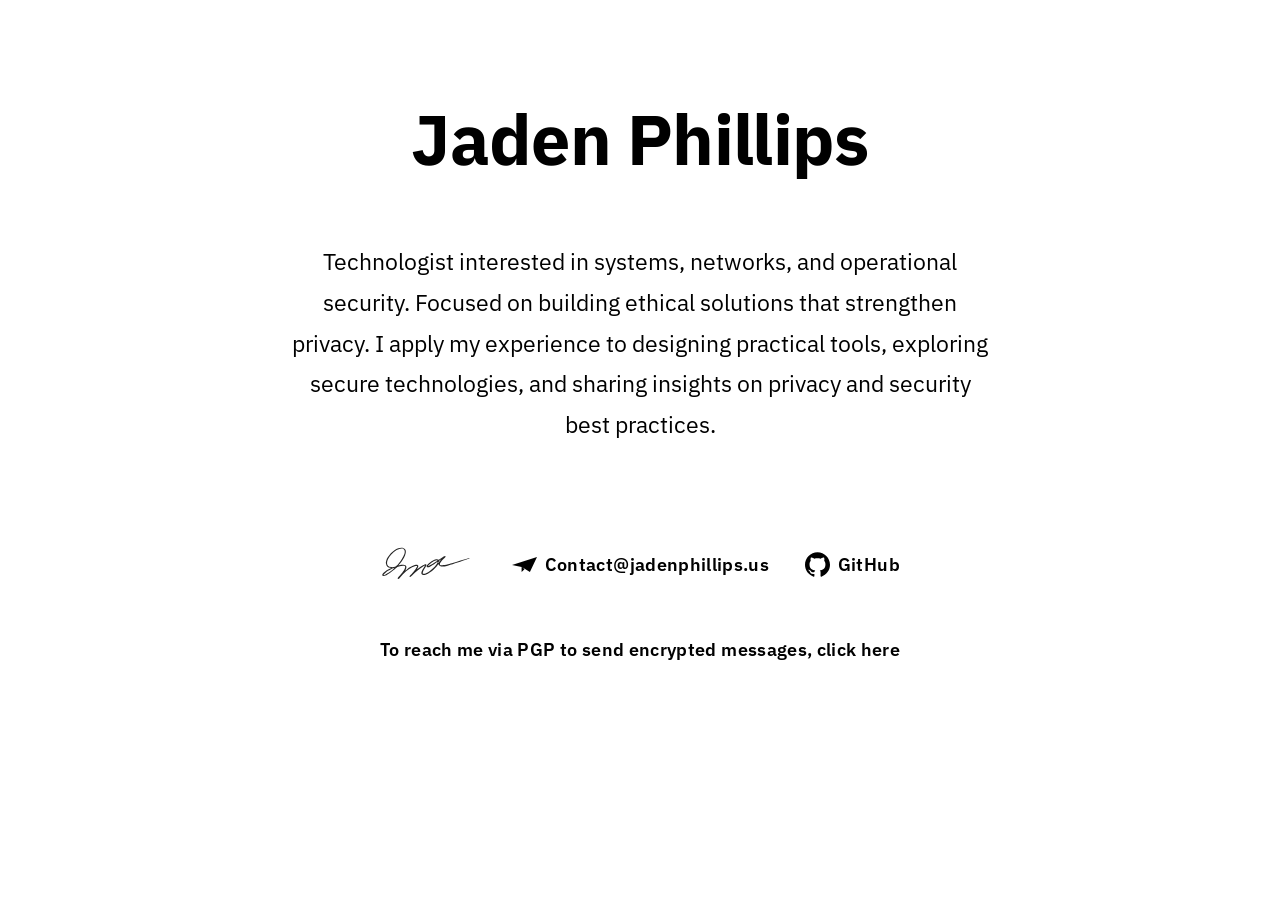
<file: index.html>
<!DOCTYPE html>
<html lang="en">
<head>
  <meta charset="UTF-8">
  <meta name="viewport" content="width=device-width, initial-scale=1.0">
  <title>Jaden Phillips</title>
  <meta name="description" content="Jaden Phillips – Tech enthusiast specializing in operational security, programming, and privacy-focused solutions.">

  <!-- Google Fonts: IBM Plex Sans -->
  <link rel="preconnect" href="https://fonts.googleapis.com">
  <link rel="preconnect" href="https://fonts.gstatic.com" crossorigin>
  <link href="https://fonts.googleapis.com/css2?family=IBM+Plex+Sans:wght@400;600;700&display=swap" rel="stylesheet">

  <link rel="stylesheet" href="style.css">
  <link rel="icon" type="image/png" href="assets/site-logo.png">
  <link rel="apple-touch-icon" href="assets/site-logo.png">
</head>
<body>
  <main class="container hero">

    <h1 class="newsreader-name">Jaden Phillips</h1>

    <p class="bio">
      Technologist interested in systems, networks, and operational security. Focused on building ethical solutions that strengthen privacy. I apply my experience to designing practical tools, exploring secure technologies, and sharing insights on privacy and security best practices.
    </p>

    <!-- Contact Section -->
    <section class="contact">
      <div class="contact-links">
        <img src="assets/signature.svg" alt="Jaden Phillips Signature" class="signature-inline">

        <a href="mailto:contact@jadenphillips.us" class="footer-link">
          <img src="assets/email-logo.svg" alt="Email" class="icon">
          Contact@jadenphillips.us
        </a>

        <a href="https://github.com/PhillipsJaden" target="_blank" rel="noopener noreferrer" class="footer-link">
          <img src="assets/github-logo.svg" alt="GitHub" class="icon">
          GitHub
        </a>
      </div>

      <div class="pgp">
        <a href="pgp.html" class="footer-link">To reach me via PGP to send encrypted messages, click here</a>
      </div>
    </section>

  </main>
</body>
</html>
</file>
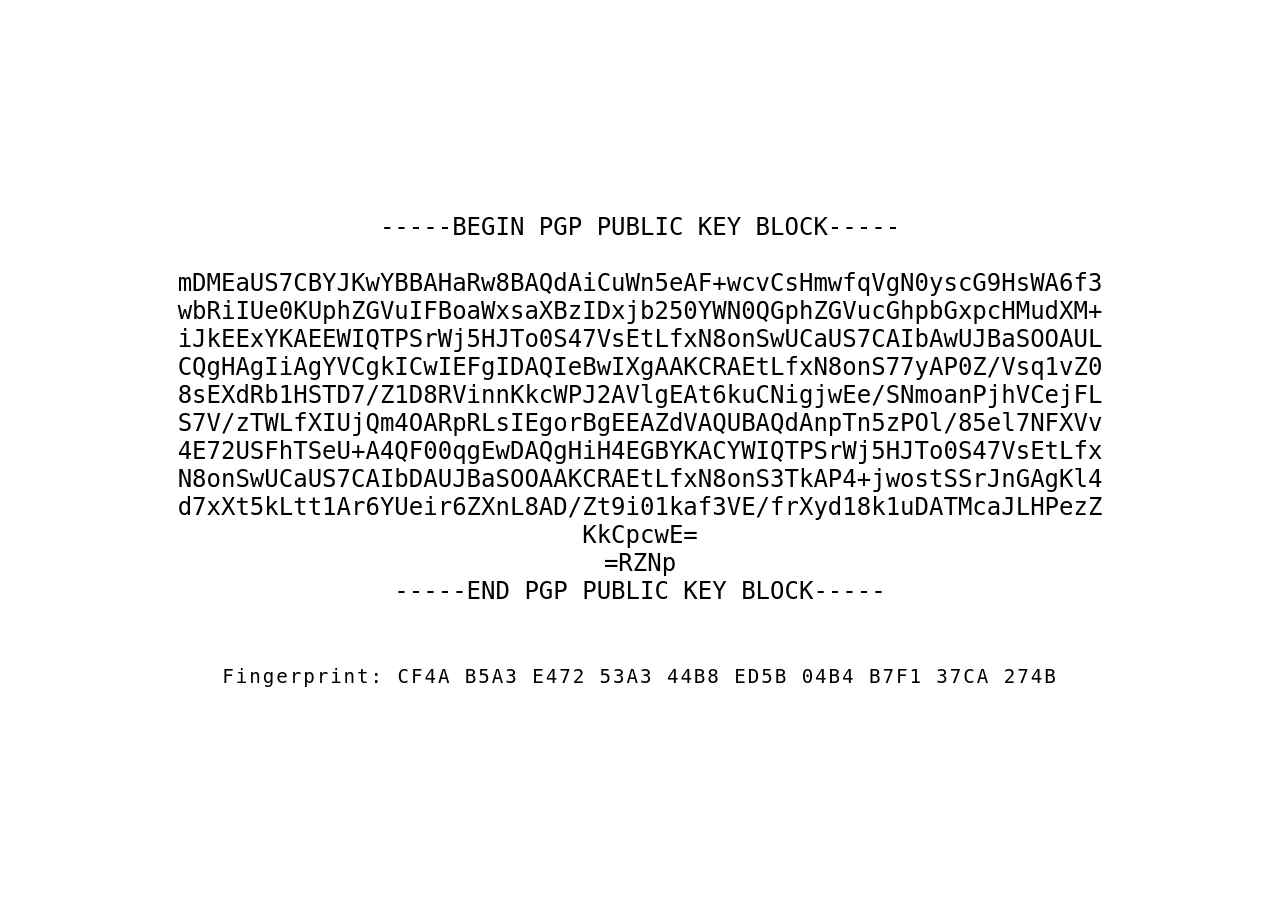
<file: pgp.html>
<!DOCTYPE html>
<html lang="en">
<head>
  <meta charset="UTF-8">
  <meta name="viewport" content="width=device-width, initial-scale=1.0">
  <title>Jaden Phillips — PGP Key</title>
  <link rel="icon" type="image/png" href="assets/site-logo.png">
  <style>
    body {
      margin: 0;
      padding: 0;
      display: flex;
      flex-direction: column;
      justify-content: center;
      align-items: center;
      min-height: 100vh;
      background: #ffffff;
      font-family: monospace;
      text-align: center;
      color: #000000;
    }

    pre.pgp-key {
      font-size: clamp(1rem, 2vw, 1.5rem); /* Large and responsive */
      white-space: pre-wrap;
      word-break: break-word;
      margin: 0;
      user-select: text; /* Allow copying */
    }

    .pgp-fingerprint {
      font-size: clamp(1rem, 1.8vw, 1.2rem);
      margin-top: 2rem;
      letter-spacing: 0.1em;
      user-select: none; /* Prevent copying */
    }
  </style>
</head>
<body>

  <pre class="pgp-key">
-----BEGIN PGP PUBLIC KEY BLOCK-----

mDMEaUS7CBYJKwYBBAHaRw8BAQdAiCuWn5eAF+wcvCsHmwfqVgN0yscG9HsWA6f3
wbRiIUe0KUphZGVuIFBoaWxsaXBzIDxjb250YWN0QGphZGVucGhpbGxpcHMudXM+
iJkEExYKAEEWIQTPSrWj5HJTo0S47VsEtLfxN8onSwUCaUS7CAIbAwUJBaSOOAUL
CQgHAgIiAgYVCgkICwIEFgIDAQIeBwIXgAAKCRAEtLfxN8onS77yAP0Z/Vsq1vZ0
8sEXdRb1HSTD7/Z1D8RVinnKkcWPJ2AVlgEAt6kuCNigjwEe/SNmoanPjhVCejFL
S7V/zTWLfXIUjQm4OARpRLsIEgorBgEEAZdVAQUBAQdAnpTn5zPOl/85el7NFXVv
4E72USFhTSeU+A4QF00qgEwDAQgHiH4EGBYKACYWIQTPSrWj5HJTo0S47VsEtLfx
N8onSwUCaUS7CAIbDAUJBaSOOAAKCRAEtLfxN8onS3TkAP4+jwostSSrJnGAgKl4
d7xXt5kLtt1Ar6YUeir6ZXnL8AD/Zt9i01kaf3VE/frXyd18k1uDATMcaJLHPezZ
KkCpcwE=
=RZNp
-----END PGP PUBLIC KEY BLOCK-----
  </pre>

  <div class="pgp-fingerprint">
    Fingerprint: CF4A B5A3 E472 53A3 44B8 ED5B 04B4 B7F1 37CA 274B
  </div>

</body>
</html>
</file>
<file: style.css>
@import url("https://fonts.googleapis.com/css2?family=IBM+Plex+Sans:wght@400;600;700&display=swap");

/* Base styles */
body,
.bio {
  font-family: "IBM Plex Sans", sans-serif;
  font-optical-sizing: auto;
  color: #000;
  margin: 0;
  padding: 0;
}

/* Hero Name */
.newsreader-name {
  font-family: "IBM Plex Sans", sans-serif;
  font-optical-sizing: auto;
  font-weight: 700; /* Strong presence */
  font-style: normal;
  font-size: clamp(2.8rem, 6vw, 4.4rem);
  line-height: 1.1;
  letter-spacing: -0.01em;
  text-align: center;
  margin-top: 100px;
  margin-bottom: 0;
  user-select: none; /* Make name non-copyable */
}

/* Container */
.container {
  max-width: 700px;
  margin: 0 auto;
  padding: 0 20px;
}

/* Bio */
.bio {
  font-size: clamp(1.25rem, 2vw, 1.45rem);
  line-height: 1.75;
  margin: 64px auto 72px;
  max-width: 60ch;
  text-align: center;
  user-select: none; /* Prevent copying */
  font-weight: 400;
}

/* Contact section */
.contact {
  display: flex;
  flex-direction: column;
  align-items: center;
}

/* Contact links */
.contact-links {
  display: flex;
  flex-wrap: wrap;
  justify-content: center;
  align-items: center;
  gap: 36px;
  margin-bottom: 20px;
  user-select: none; /* Prevent copying */
}

/* Links */
.footer-link {
  font-family: "IBM Plex Sans", sans-serif;
  font-weight: 600; /* Medium weight */
  font-size: 1.1rem;
  letter-spacing: 0.02em;
  color: #000;
  text-decoration: none;
  display: flex;
  align-items: center;
  gap: 8px;
  user-select: none;
}

.footer-link:hover {
  text-decoration: underline;
}

/* Icons */
.icon {
  width: 1.4em;
  height: 1.4em;
  object-fit: contain;
}

/* Signature */
.signature-inline {
  height: auto;
  max-height: 6em;
  width: auto;
  opacity: 0.85;
}

/* PGP section */
.pgp {
  margin-top: 6px;
  font-family: "IBM Plex Sans", sans-serif;
  font-weight: 400;
  font-size: 0.95rem;
  letter-spacing: 0.08em;
  text-align: center;
  user-select: none; /* Prevent copying on homepage */
}

.pgp-label {
  opacity: 0.6;
  margin-right: 6px;
}

.pgp-fingerprint {
  font-family: monospace; /* Keep fingerprint monospace */
  letter-spacing: 0.1em;
}

/* Images responsive */
img {
  max-width: 100%;
  height: auto;
}

/* Desktop/Tablet Media Queries */
@media (max-width: 768px) {
  .newsreader-name {
    font-size: clamp(2.2rem, 8vw, 3.5rem);
    margin-top: 80px;
  }

  .bio {
    margin: 48px auto 56px;
    font-size: clamp(1.15rem, 2.5vw, 1.35rem);
    padding: 0 15px;
  }

  .contact-links {
    gap: 24px;
  }
}

/* Mobile-specific styles (phones ≤480px) */
@media (max-width: 480px) {
  /* Hero Name */
  .newsreader-name {
    font-size: clamp(1.8rem, 9vw, 2.8rem);
    margin-top: 120px; /* more breathing room from top */
    margin-bottom: 16px;
    line-height: 1.2; /* adds space between wrapped lines */
  }

  /* Bio adjustments */
  .bio {
    margin: 40px auto 32px; /* more vertical spacing */
    font-size: clamp(1rem, 3vw, 1.35rem); /* slightly smaller */
    line-height: 1.9; /* improves readability */
    max-width: 90%; /* narrower for small screens */
    padding: 0 16px;
    font-weight: 400;
    text-align: center;
  }

  /* Contact links adjustments */
  .contact-links {
    flex-direction: column; /* stack links vertically */
    gap: 20px; /* more space between links/buttons */
    align-items: center;
  }

  /* Signature and PGP hidden on mobile */
  .signature-inline,
  .pgp {
    display: none;
  }

  /* Footer links adjustments */
  .footer-link {
    font-size: 1rem;
    justify-content: center;
    word-break: break-word;
    gap: 8px;
    width: auto;
  }

  /* Icons */
  .icon {
    width: 1.2em;
    height: 1.2em;
  }
}
</file>
